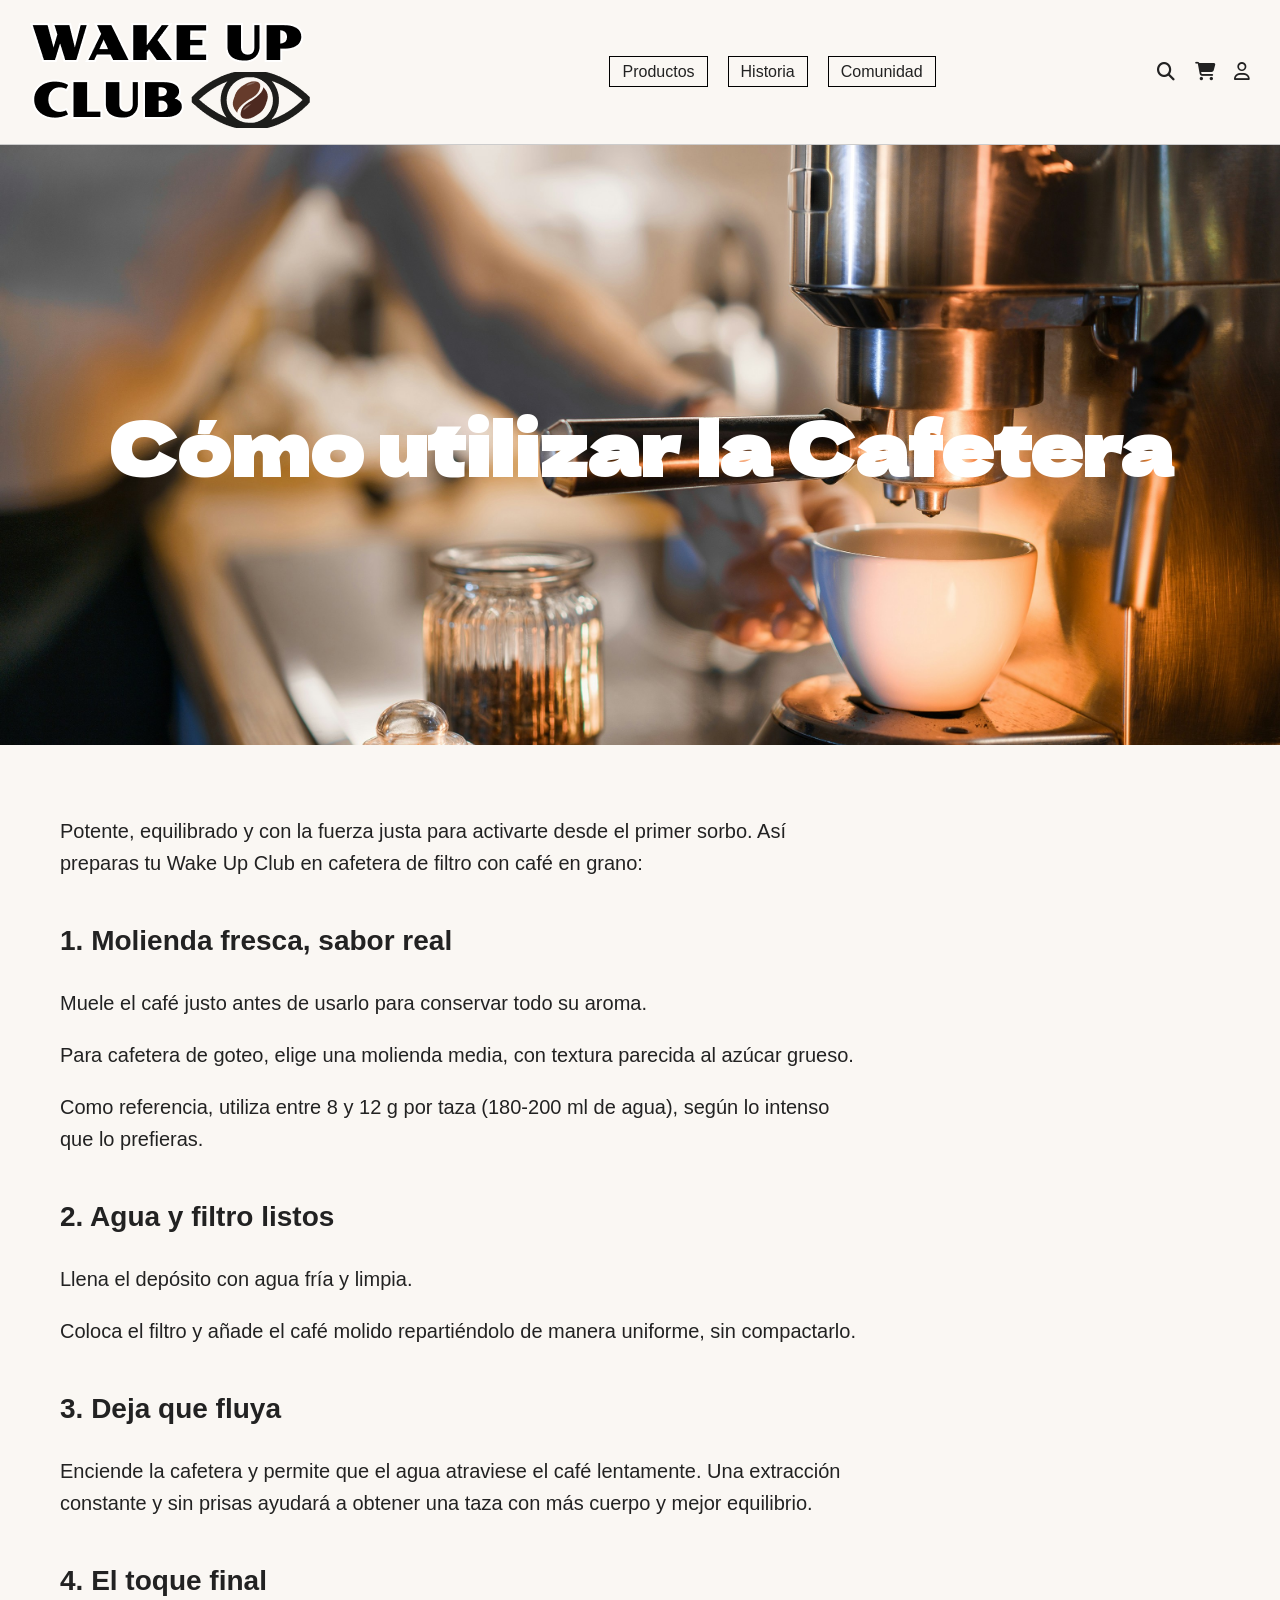
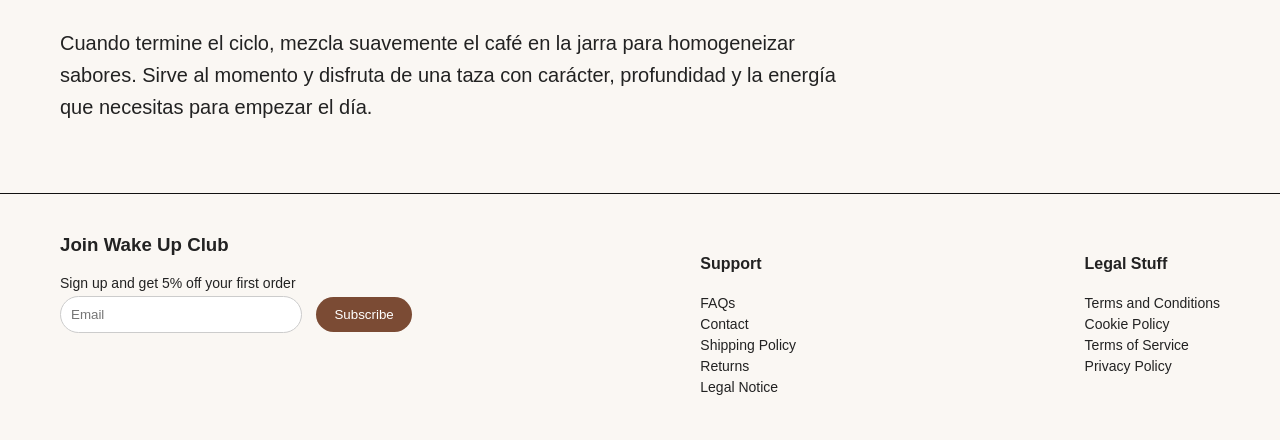
<file: Cafetera.html>
<!DOCTYPE html>
<html lang="en">
<head>
    <meta charset="UTF-8">
    <meta name="viewport" content="width=device-width, initial-scale=1.0">
    <link rel="stylesheet" href="https://cdnjs.cloudflare.com/ajax/libs/font-awesome/6.5.0/css/all.min.css">
    <title>Wake Up Club - Cafetera</title>
    <link rel="stylesheet" href="css/comoutilizar.css">
    <link href="https://fonts.googleapis.com/css2?family=Dela+Gothic+One&display=swap" rel="stylesheet">
</head>
<body>
    <header>
            <img src="img/Logo.png" alt="">
             <nav>
                <ul>
                    <li><a href="productos.html">Productos</a></li>
                    <li><a href="Historia.html">Historia</a></li>
                    <li><a href="Comunidad.html">Comunidad</a></li>
                </ul>
            </nav>
            <div>
                <a href="#"><i class="fa-solid fa-magnifying-glass"></i></a>
                <a href="#"><i class="fa-solid fa-cart-shopping"></i></a>
                <a href="Perfil.html"><i class="fa-regular fa-user"></i></a>
            </div>
    </header>

                            <section id="cafetera">
                                    <h1>Cómo utilizar la Cafetera</h1>
                            </section>

<main>
    <section>
        <p>
            Potente, equilibrado y con la fuerza justa para activarte desde el primer sorbo. Así preparas tu Wake Up Club en cafetera de filtro con café en grano:
        </p>

        <h2>1. Molienda fresca, sabor real</h2>
        <p>Muele el café justo antes de usarlo para conservar todo su aroma.</p>
        <p>
            Para cafetera de goteo, elige una molienda media, con textura parecida al azúcar grueso.
        </p>
        <p>
             Como referencia, utiliza entre 8 y 12 g por taza (180-200 ml de agua), según lo intenso que lo prefieras.
        </p>

        <h2>2. Agua y filtro listos</h2>
        <p>Llena el depósito con agua fría y limpia.</p>
        <p>
             Coloca el filtro y añade el café molido repartiéndolo de manera uniforme, sin compactarlo.
        </p>

        <h2>3. Deja que fluya</h2>
        <p>
            Enciende la cafetera y permite que el agua atraviese el café lentamente.
            Una extracción constante y sin prisas ayudará a obtener una taza con más cuerpo y mejor equilibrio.

        </p>

        <h2>4. El toque final</h2>
        <p>
            Cuando termine el ciclo, mezcla suavemente el café en la jarra para homogeneizar sabores.
            Sirve al momento y disfruta de una taza con carácter, profundidad y la energía que necesitas para empezar el día.
        </p>
    </section>

</main>

 <footer>
        <section>
            <h3>Join Wake Up Club</h3>
            <p>Sign up and get 5% off your first order</p>
            <input type="email" placeholder="Email">
            <button>Subscribe</button>
        </section>

        <section>
            <h4>Support</h4>
            <p>FAQs</p>
            <p>Contact</p>
            <p>Shipping Policy</p>
            <p>Returns</p>
            <p>Legal Notice</p>
        </section>

        <section>
            <h4>Legal Stuff</h4>
            <p>Terms and Conditions</p>
            <p>Cookie Policy</p>
            <p>Terms of Service</p>
            <p>Privacy Policy</p>
        </section>
</footer>
    
</body>
</html>
</file>
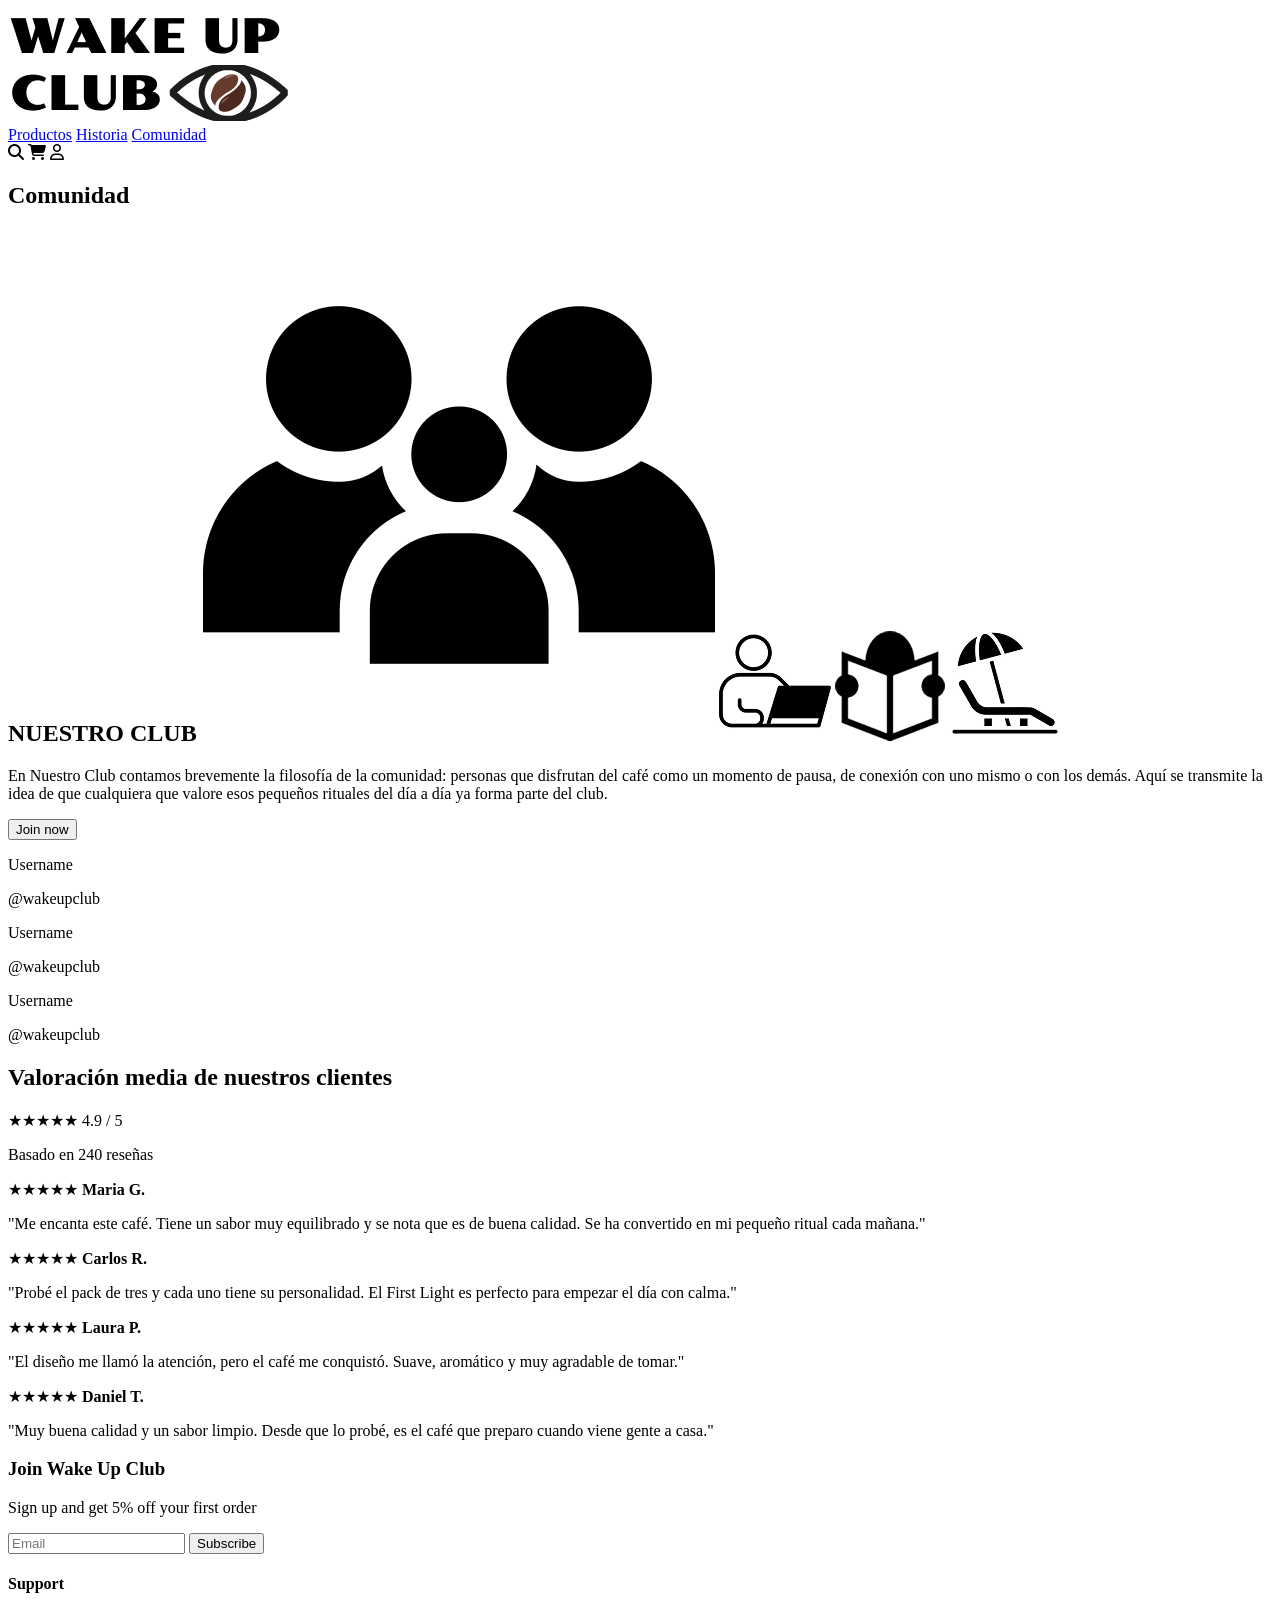
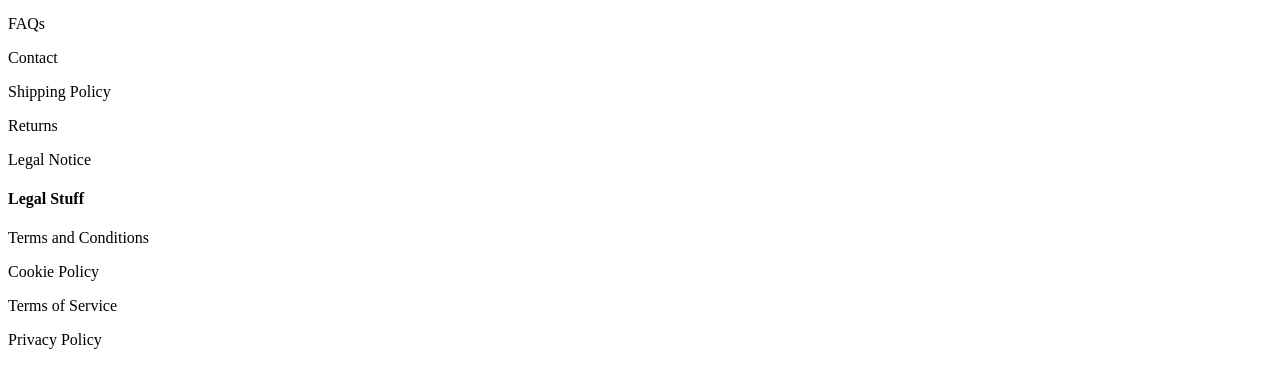
<file: Comunidad.html>
<!DOCTYPE html>
<html lang="en">
<head>
    <meta charset="UTF-8">
    <meta name="viewport" content="width=device-width, initial-scale=1.0">
    <link rel="stylesheet" href="https://cdnjs.cloudflare.com/ajax/libs/font-awesome/6.5.0/css/all.min.css">
    <title>Wake Up Club - Comunidad</title>
    <link href="https://fonts.googleapis.com/css2?family=Dela+Gothic+One&display=swap" rel="stylesheet">
</head>
<body>
    
    <header>
        <img src="img/Logo.png" alt="">
        <nav>
             <a href="productos.html">Productos</a>
                    <a href="Historia.html">Historia</a>
                    <a href="Comunidad.html">Comunidad</a>
        </nav>

        <div class="icons">
            <i class="fa-solid fa-magnifying-glass"></i>
            <i class="fa-solid fa-cart-shopping"></i>
            <i class="fa-regular fa-user"></i>
        </div>
    </header>

<main>

    <section>
        <h1>Comunidad</h1>
    </section>

    <section>
        <h2>NUESTRO CLUB
            <img src="img/control-parental.png" alt=""><img src="img/ordenador.png" alt=""><img src="img/leer.png" alt=""><img src="img/sobrilla.png" alt="">
        </h2>
        <p>
            En Nuestro Club contamos brevemente la filosofía de la comunidad: personas que disfrutan del café como un momento de pausa, de conexión con uno mismo o con los demás. Aquí se transmite la idea de que cualquiera que valore esos pequeños rituales del día a día ya forma parte del club.
        </p>
        <button>Join now</button>
    </section>

    <section>
        <div>
            <p>Username</p>
            <p>@wakeupclub</p>
        </div>

        <div>
            <p>Username</p>
            <p>@wakeupclub</p>
        </div>

        <div>
            <p>Username</p>
            <p>@wakeupclub</p>
        </div>
    </section>

    <section>
        <h2>Valoración media de nuestros clientes</h2>
        <p>★★★★★ 4.9 / 5</p>
        <p>Basado en 240 reseñas</p>
    </section>

    <section>
        <div>
            <p>★★★★★ <strong>Maria G.</strong></p>
            <p>
                "Me encanta este café. Tiene un sabor muy equilibrado y se nota que es de buena calidad. Se ha convertido en mi pequeño ritual cada mañana."
            </p>
        </div>

        <div>
            <p>★★★★★ <strong>Carlos R.</strong></p>
            <p>
                "Probé el pack de tres y cada uno tiene su personalidad. El First Light es perfecto para empezar el día con calma."
            </p>
        </div>

        <div>
            <p>★★★★★ <strong>Laura P.</strong></p>
            <p>
                "El diseño me llamó la atención, pero el café me conquistó. Suave, aromático y muy agradable de tomar."
            </p>
        </div>

        <div>
            <p>★★★★★ <strong>Daniel T.</strong></p>
            <p>
                "Muy buena calidad y un sabor limpio. Desde que lo probé, es el café que preparo cuando viene gente a casa."
            </p>
        </div>
    </section>

</main>

<footer>
    <section>
        <h3>Join Wake Up Club</h3>
        <p>Sign up and get 5% off your first order</p>
        <input type="email" placeholder="Email">
        <button>Subscribe</button>
    </section>

    <section>
        <h4>Support</h4>
        <p>FAQs</p>
        <p>Contact</p>
        <p>Shipping Policy</p>
        <p>Returns</p>
        <p>Legal Notice</p>
    </section>

    <section>
        <h4>Legal Stuff</h4>
        <p>Terms and Conditions</p>
        <p>Cookie Policy</p>
        <p>Terms of Service</p>
        <p>Privacy Policy</p>
    </section>
</footer>
</body>
</html>
</file>
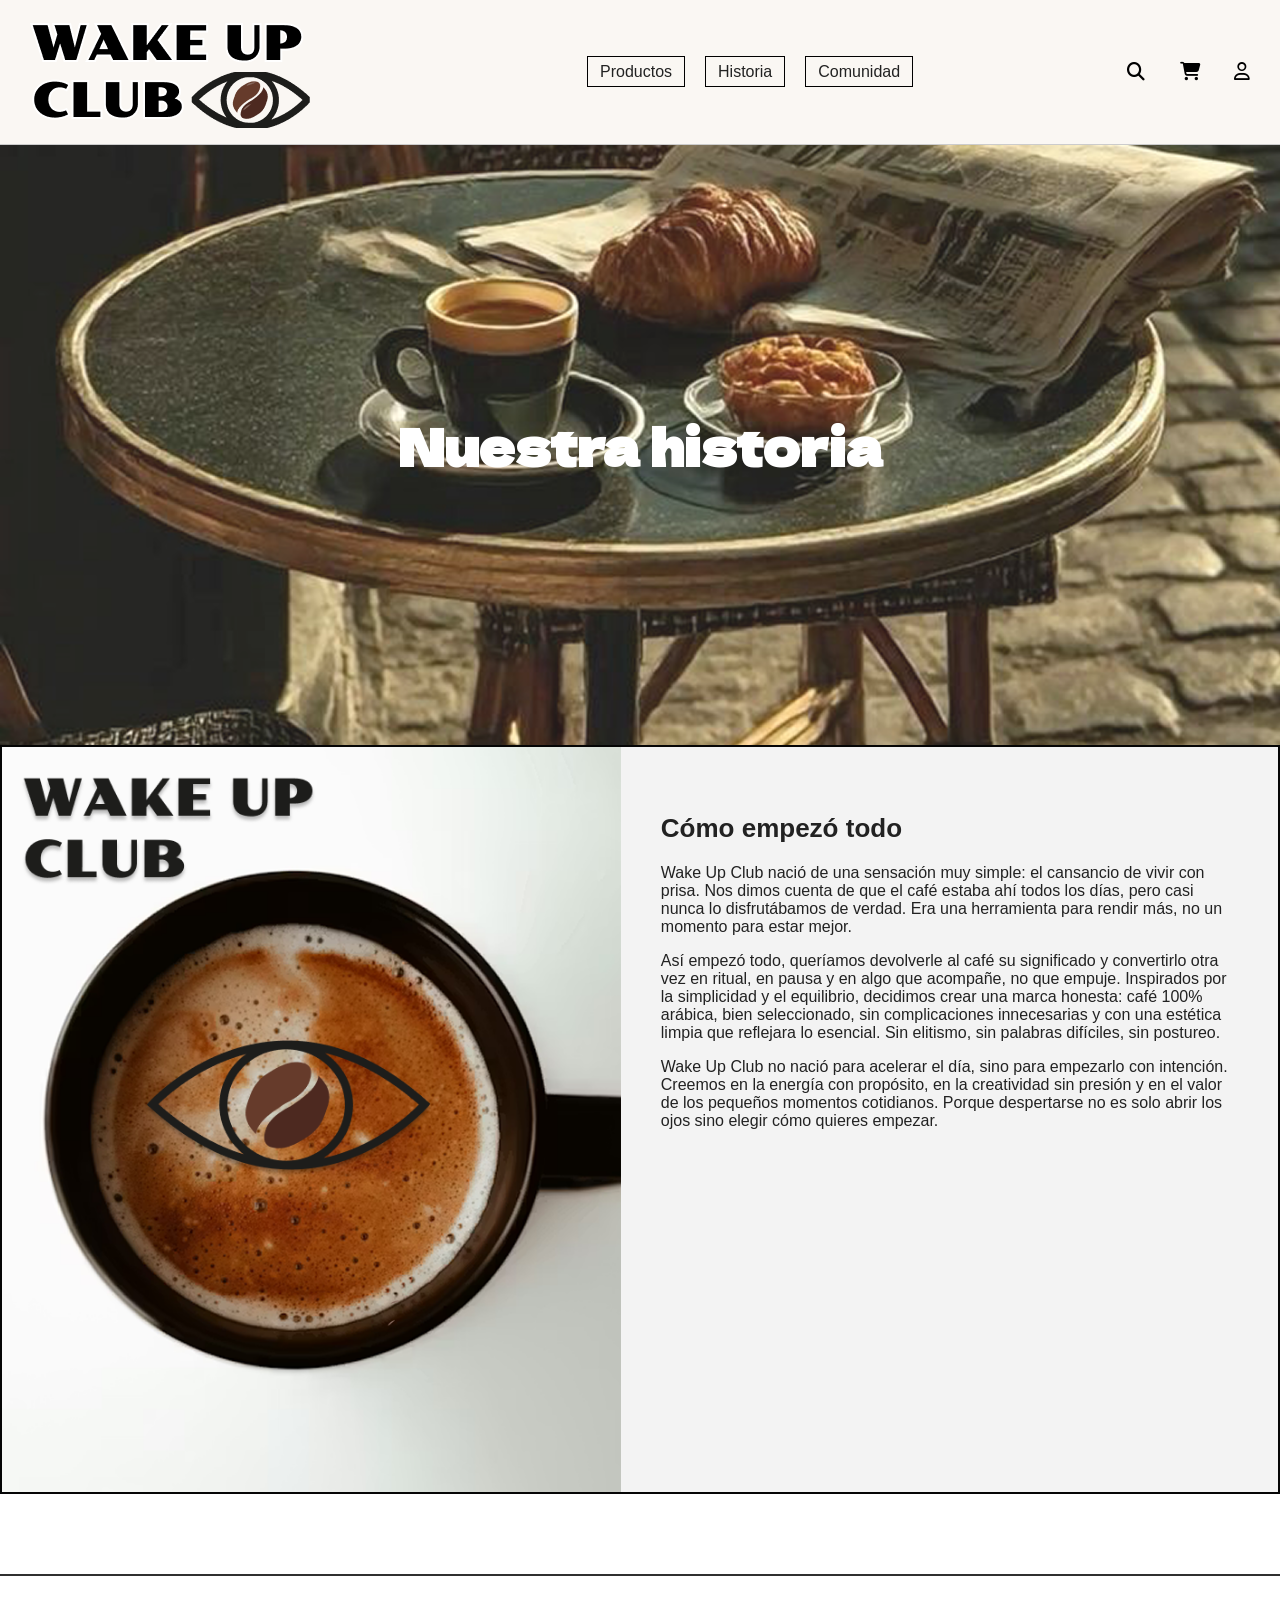
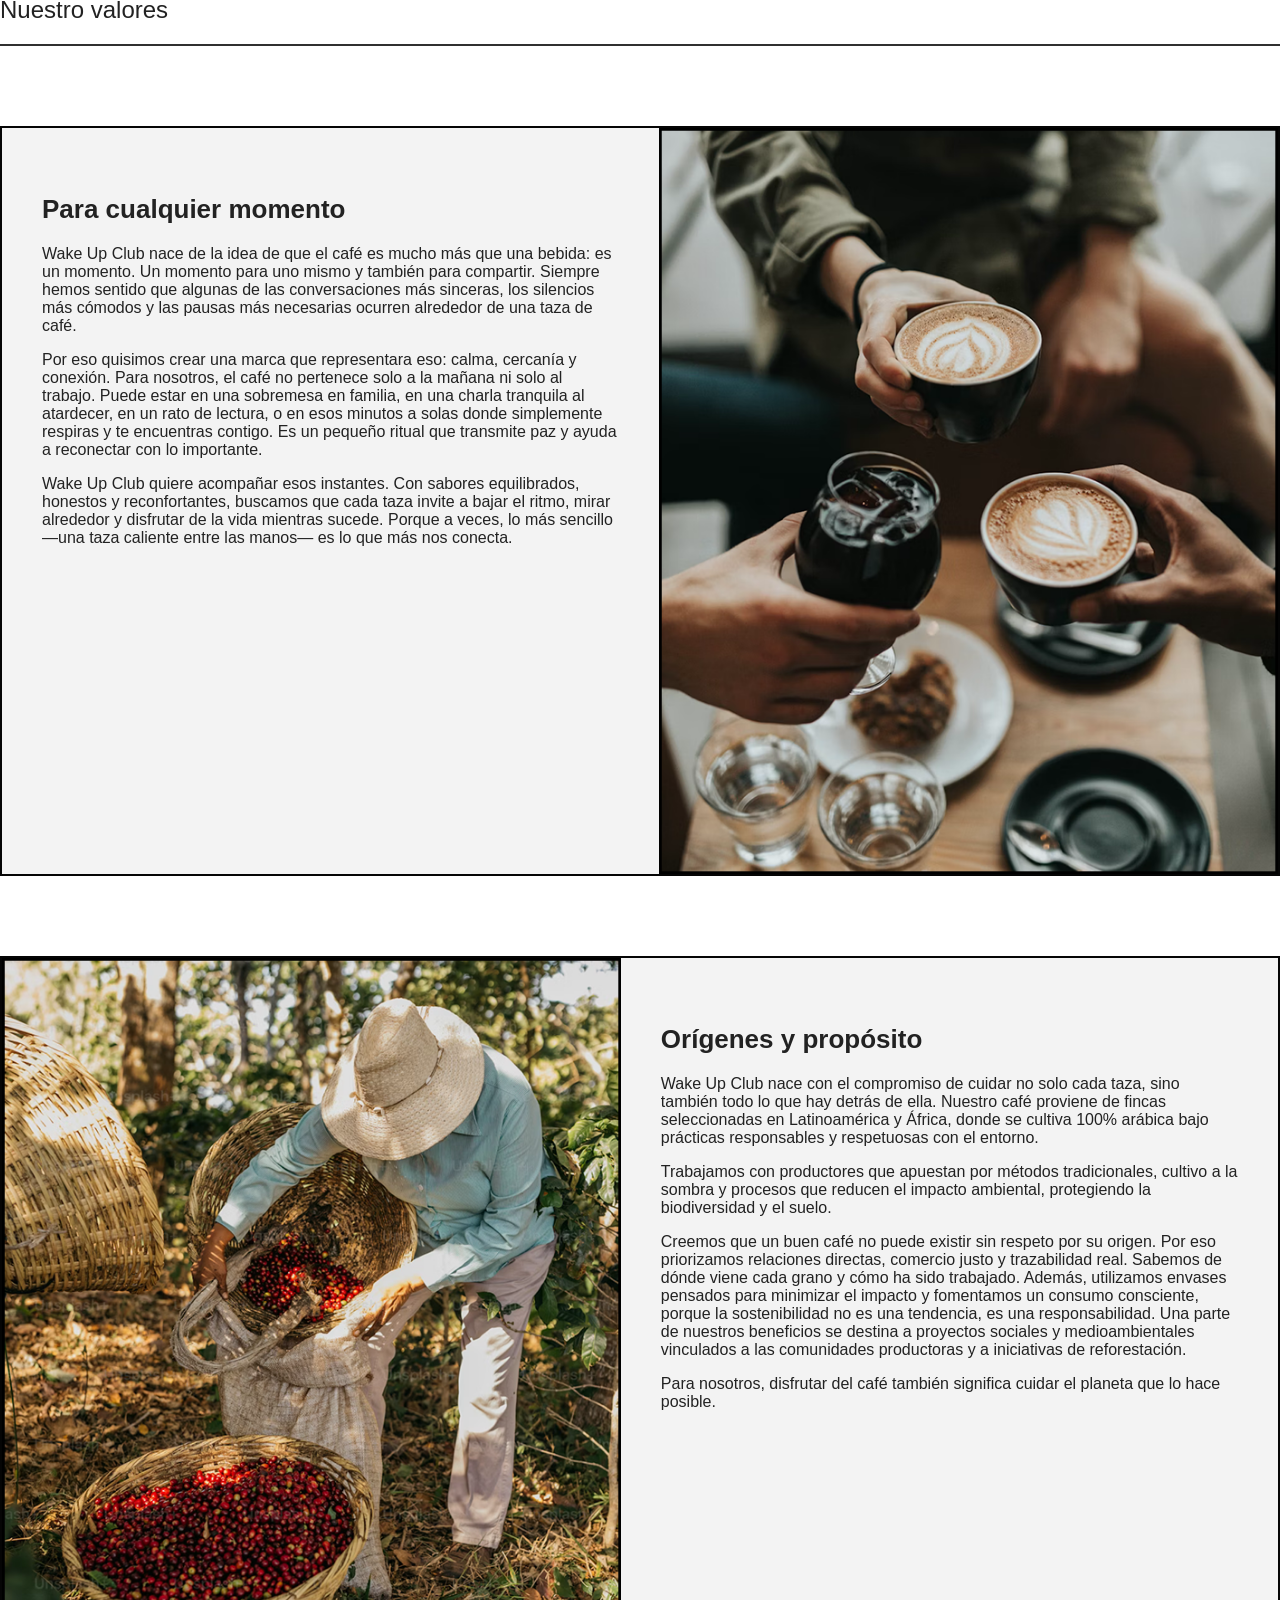
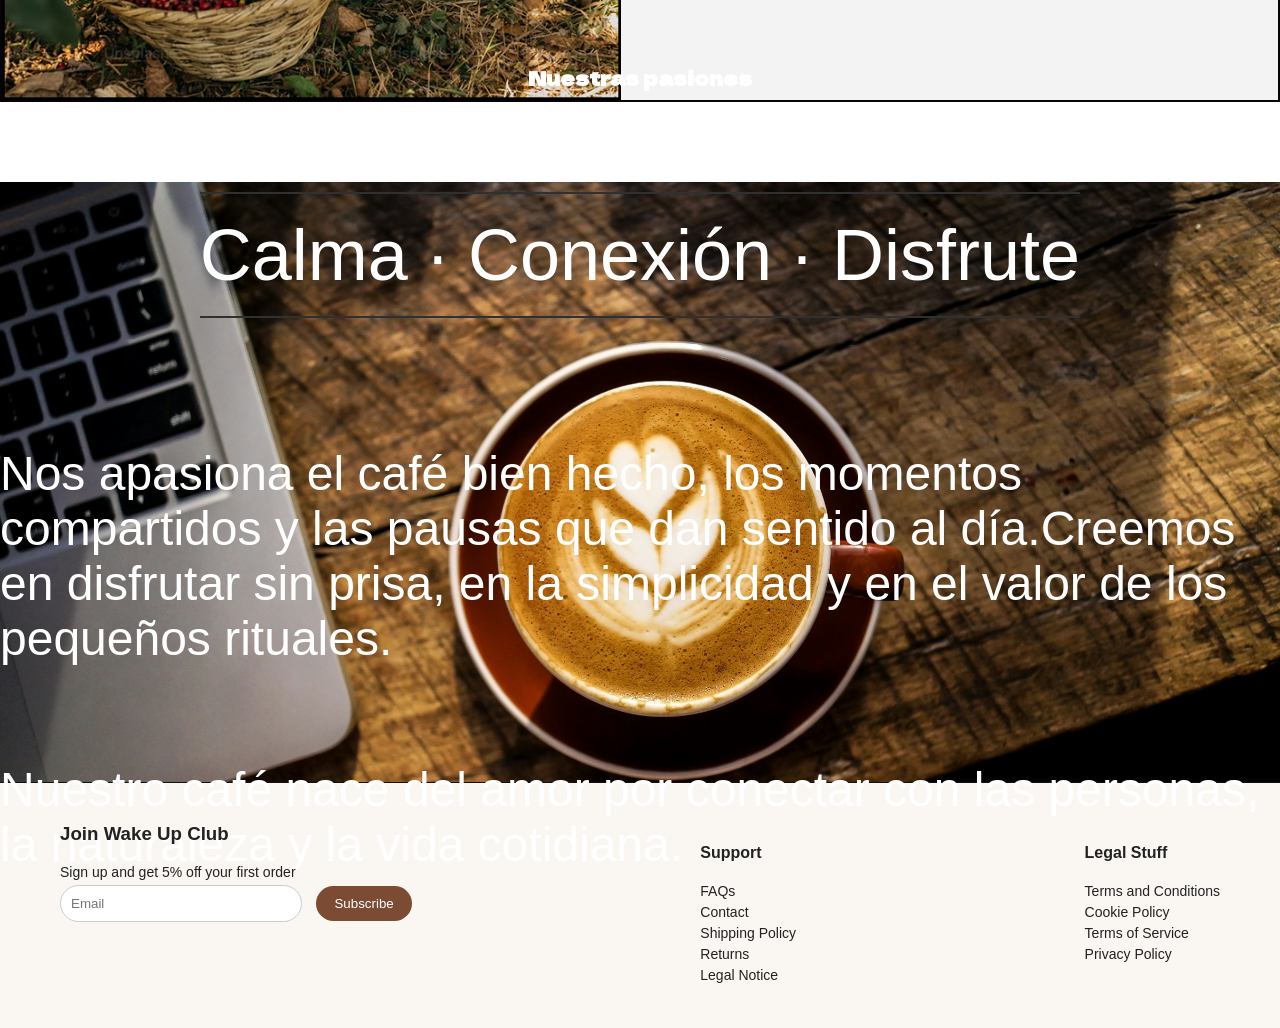
<file: Historia.html>
<!DOCTYPE html>
<html lang="en">
<head>
    <meta charset="UTF-8">
    <meta name="viewport" content="width=device-width, initial-scale=1.0">
    <link rel="stylesheet" href="https://cdnjs.cloudflare.com/ajax/libs/font-awesome/6.5.0/css/all.min.css">
    <title>Wake Up Club - Historia</title>
    <link rel="stylesheet" href="css/historia.css">
    <link href="https://fonts.googleapis.com/css2?family=Dela+Gothic+One&display=swap" rel="stylesheet">
</head>
<body>
        <header>
                    <img src="img/Logo.png" alt="">
                <nav>
                    <ul>
                        <li><a href="productos.html">Productos</a></li>
                        <li><a href="Historia.html">Historia</a></li>
                        <li><a href="Comunidad.html">Comunidad</a></li>
                    </ul>
                </nav>
            <div>
                <a href="#"><i class="fa-solid fa-magnifying-glass"></i></a>
                <a href="#"><i class="fa-solid fa-cart-shopping"></i></a>
                <a href="Perfil.html"><i class="fa-regular fa-user"></i></a>
            </div>
        </header>

                            <section id="historia">
                                <h1>Nuestra historia</h1>
                            </section>

<main>
        <section class="comoempezo">

            <div class="imagen">
                <img src="img/comoempezó.png" alt="">
            </div>

            <div class="texto"><h3>Cómo empezó todo</h3>
                <p>
                    Wake Up Club nació de una sensación muy simple: el cansancio de vivir con prisa.
                    Nos dimos cuenta de que el café estaba ahí todos los días, pero casi nunca lo disfrutábamos de verdad. Era una herramienta para rendir más, no un momento para estar mejor.
                </p>
                <p>
                Así empezó todo, queríamos devolverle al café su significado y convertirlo otra vez en ritual, en pausa y en algo que acompañe, no que empuje.
                    Inspirados por la simplicidad y el equilibrio, decidimos crear una marca honesta: café 100% arábica, bien seleccionado, sin complicaciones innecesarias y con una estética limpia que reflejara lo esencial. Sin elitismo, sin palabras difíciles, sin postureo.
                </p>
                <p>
                    Wake Up Club no nació para acelerar el día, sino para empezarlo con intención. Creemos en la energía con propósito, en la creatividad sin presión y en el valor de los pequeños momentos cotidianos. Porque despertarse no es solo abrir los ojos sino elegir cómo quieres empezar.
                </p>
            </div>

        </section>

                                <section>
                                    <h2>Nuestro valores</h2>
                                </section>

        <section class="momento">

            <div class="texto"><h3>Para cualquier momento</h3>
                <p>
                Wake Up Club nace de la idea de que el café es mucho más que una bebida: es un momento. Un momento para uno mismo y también para compartir.
                Siempre hemos sentido que algunas de las conversaciones más sinceras, los silencios más cómodos y las pausas más necesarias ocurren alrededor de una taza de café.
            </p>
            <p>
                Por eso quisimos crear una marca que representara eso: calma, cercanía y conexión.
                Para nosotros, el café no pertenece solo a la mañana ni solo al trabajo. Puede estar en una sobremesa en familia, en una charla tranquila al atardecer, en un rato de lectura, o en esos minutos a solas donde simplemente respiras y te encuentras contigo. Es un pequeño ritual que transmite paz y ayuda a reconectar con lo importante.
            </p>
            <p>
                Wake Up Club quiere acompañar esos instantes. Con sabores equilibrados, honestos y reconfortantes, buscamos que cada taza invite a bajar el ritmo, mirar alrededor y disfrutar de la vida mientras sucede.
                Porque a veces, lo más sencillo —una taza caliente entre las manos— es lo que más nos conecta.
            </p>
            </div>

            <div class="imagen">
                <img src="img/momento.png" alt="">
            </div>

        </section>

        <section class="origenes-propositos">

            <div class="imagen">
                <img src="img/origen-proposito.png" alt="">
            </div>

            <div class="texto"><h3>Orígenes y propósito</h3>
               <p>
                Wake Up Club nace con el compromiso de cuidar no solo cada taza, sino también todo lo que hay detrás de ella. Nuestro café proviene de fincas seleccionadas en Latinoamérica y África, donde se cultiva 100% arábica bajo prácticas responsables y respetuosas con el entorno.
            </p>
            <p>
                Trabajamos con productores que apuestan por métodos tradicionales, cultivo a la sombra y procesos que reducen el impacto ambiental, protegiendo la biodiversidad y el suelo.
            </p>
            <p>
                Creemos que un buen café no puede existir sin respeto por su origen. Por eso priorizamos relaciones directas, comercio justo y trazabilidad real. Sabemos de dónde viene cada grano y cómo ha sido trabajado.
                Además, utilizamos envases pensados para minimizar el impacto y fomentamos un consumo consciente, porque la sostenibilidad no es una tendencia, es una responsabilidad. Una parte de nuestros beneficios se destina a proyectos sociales y medioambientales vinculados a las comunidades productoras y a iniciativas de reforestación.
            </p>
            <p>
                Para nosotros, disfrutar del café también significa cuidar el planeta que lo hace posible.
            </p>
            </div>

        </section>
    

        <section id="nuestras-pasiones">
                     <h3>Nuestras pasiones</h3>
                        <h2>Calma · Conexión · Disfrute</h2>
            <p>
                Nos apasiona el café bien hecho, los momentos compartidos y las pausas que dan sentido al día.Creemos en disfrutar sin prisa, en la simplicidad y en el valor de los pequeños rituales.
            </p>
            <p>
            Nuestro café nace del amor por conectar con las personas, la naturaleza y la vida cotidiana.
            </p>
        </section>
</main>

    <footer>
        <section>
            <h3>Join Wake Up Club</h3>
            <p>Sign up and get 5% off your first order</p>
            <input type="email" placeholder="Email">
            <button>Subscribe</button>
        </section>

        <section>
            <h4>Support</h4>
            <p>FAQs</p>
            <p>Contact</p>
            <p>Shipping Policy</p>
            <p>Returns</p>
            <p>Legal Notice</p>
        </section>

        <section>
            <h4>Legal Stuff</h4>
            <p>Terms and Conditions</p>
            <p>Cookie Policy</p>
            <p>Terms of Service</p>
            <p>Privacy Policy</p>
        </section>
</footer>
</body>
</html>
</file>
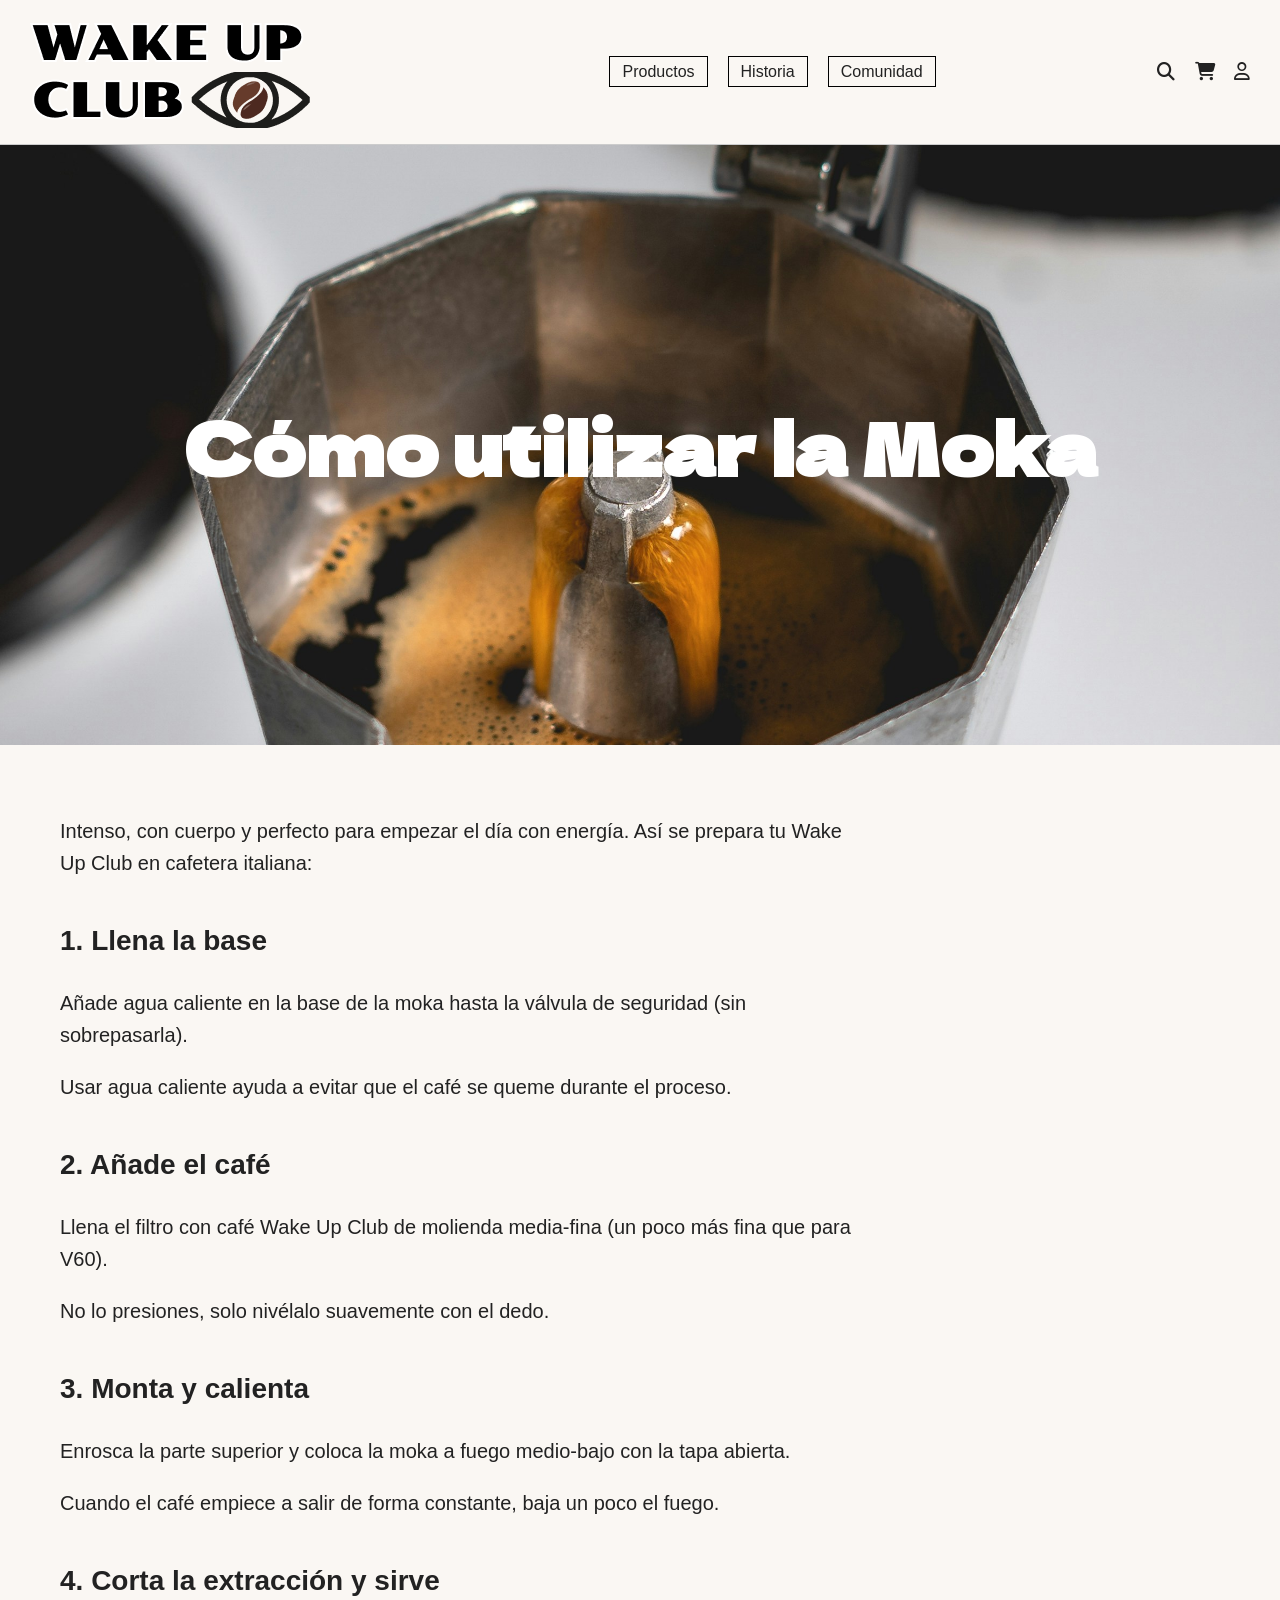
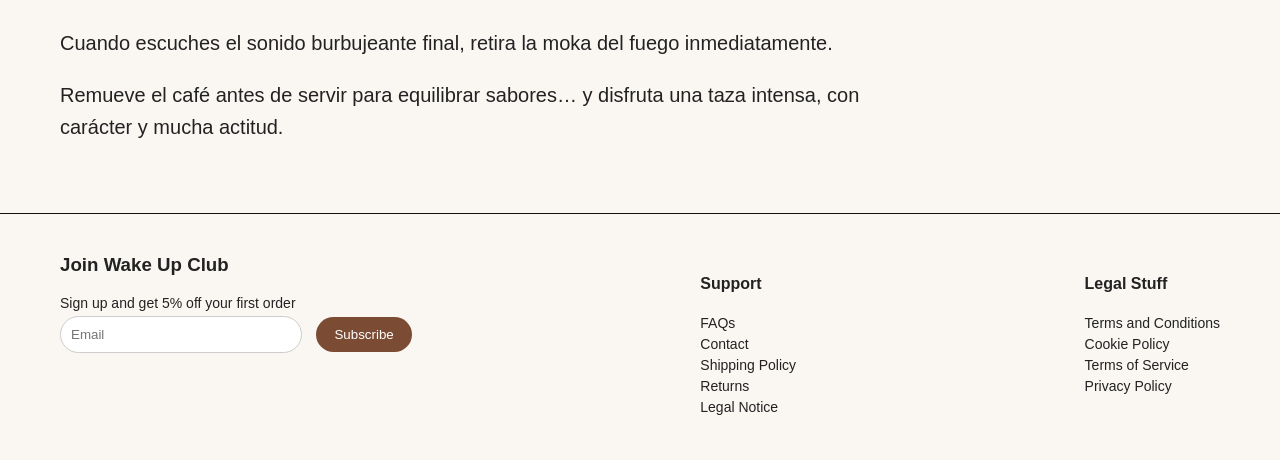
<file: Moka.html>
<!DOCTYPE html>
<html lang="en">
<head>
    <meta charset="UTF-8">
    <meta name="viewport" content="width=device-width, initial-scale=1.0">
    <link rel="stylesheet" href="https://cdnjs.cloudflare.com/ajax/libs/font-awesome/6.5.0/css/all.min.css">
    <title>Wake Up Club - Moka</title>
    <link rel="stylesheet" href="css/comoutilizar.css">
    <link href="https://fonts.googleapis.com/css2?family=Dela+Gothic+One&display=swap" rel="stylesheet">
</head>
<body>
        <header>
            <img src="img/Logo.png" alt="">
            <nav>
                <ul>
                    <li><a href="productos.html">Productos</a></li>
                    <li><a href="Historia.html">Historia</a></li>
                    <li><a href="Comunidad.html">Comunidad</a></li>
                </ul>
            </nav>
    <div>
        <a href="#"><i class="fa-solid fa-magnifying-glass"></i></a>
        <a href="#"><i class="fa-solid fa-cart-shopping"></i></a>
        <a href="Perfil.html"><i class="fa-regular fa-user"></i></a>
    </div>
    
</header>

                            <section id="moka">
                                    <h1>Cómo utilizar la Moka</h1>
                            </section>

<main>

    <section>
        <p>
            Intenso, con cuerpo y perfecto para empezar el día con energía. Así se prepara tu Wake Up Club en cafetera italiana:
        </p>

        <h2>1. Llena la base</h2>
        <p>Añade agua caliente en la base de la moka hasta la válvula de seguridad (sin sobrepasarla).</p>
        <p>
            Usar agua caliente ayuda a evitar que el café se queme durante el proceso.
        </p>

        <h2>2. Añade el café</h2>
        <p>Llena el filtro con café Wake Up Club de molienda media-fina (un poco más fina que para V60).</p>
        <p>
            No lo presiones, solo nivélalo suavemente con el dedo.
        </p>

        <h2>3. Monta y calienta</h2>
        <p>Enrosca la parte superior y coloca la moka a fuego medio-bajo con la tapa abierta.
        </p>
        <p>Cuando el café empiece a salir de forma constante, baja un poco el fuego.
        </p>

        <h2>4. Corta la extracción y sirve</h2>
        <p>Cuando escuches el sonido burbujeante final, retira la moka del fuego inmediatamente.
        </p>
        <p>Remueve el café antes de servir para equilibrar sabores… y disfruta una taza intensa, con carácter y mucha actitud.
        </p>
    </section>

</main>

 <footer>
        <section>
            <h3>Join Wake Up Club</h3>
            <p>Sign up and get 5% off your first order</p>
            <input type="email" placeholder="Email">
            <button>Subscribe</button>
        </section>

        <section>
            <h4>Support</h4>
            <p>FAQs</p>
            <p>Contact</p>
            <p>Shipping Policy</p>
            <p>Returns</p>
            <p>Legal Notice</p>
        </section>

        <section>
            <h4>Legal Stuff</h4>
            <p>Terms and Conditions</p>
            <p>Cookie Policy</p>
            <p>Terms of Service</p>
            <p>Privacy Policy</p>
        </section>
</footer>
    
</body>
</html>
</file>
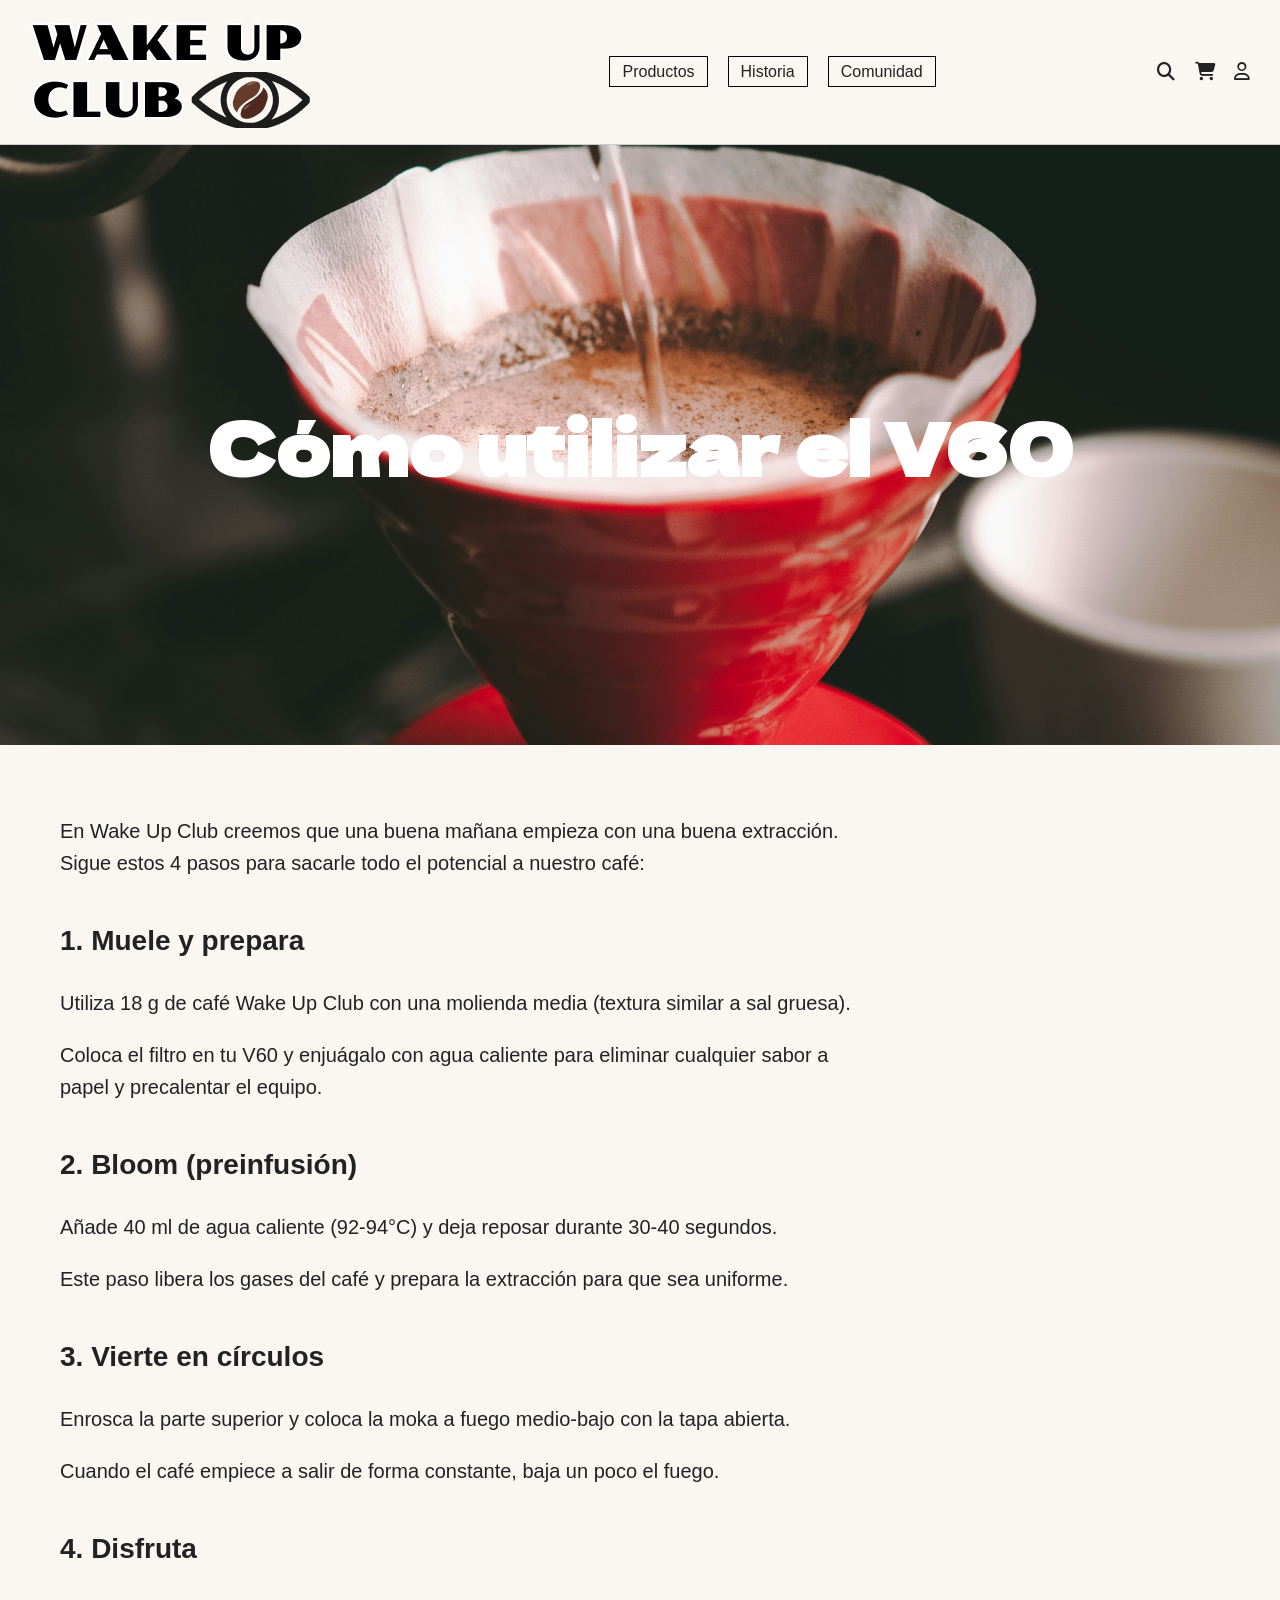
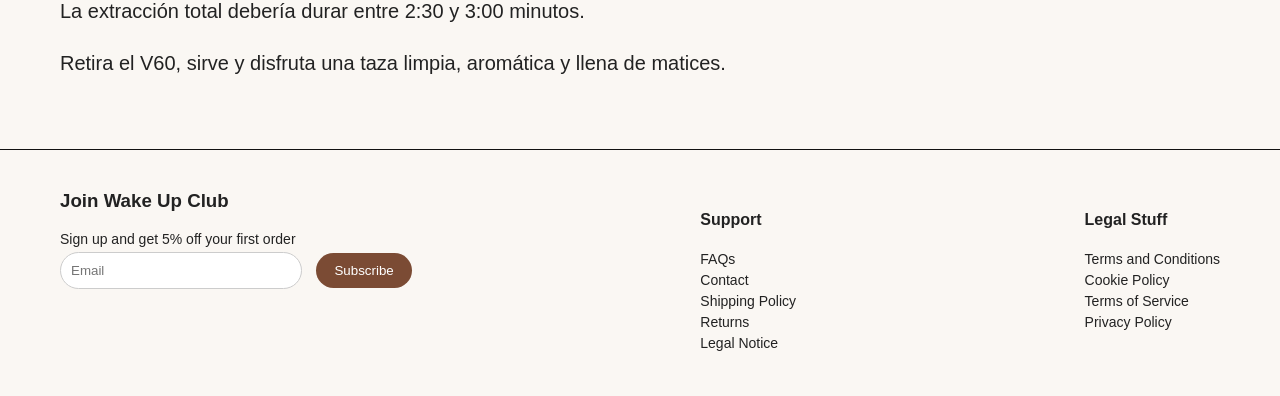
<file: V60.html>
<!DOCTYPE html>
<html lang="en">
<head>
    <meta charset="UTF-8">
    <meta name="viewport" content="width=device-width, initial-scale=1.0">
    <link rel="stylesheet" href="https://cdnjs.cloudflare.com/ajax/libs/font-awesome/6.5.0/css/all.min.css">
    <title>Wake Up Club - V60</title>
    <link rel="stylesheet" href="css/comoutilizar.css">
    <link href="https://fonts.googleapis.com/css2?family=Dela+Gothic+One&display=swap" rel="stylesheet">
</head>
<body>
        <header>
            <img src="img/Logo.png" alt="">
            <nav>
                <ul>
                    <li><a href="productos.html">Productos</a></li>
                    <li><a href="Historia.html">Historia</a></li>
                    <li><a href="Comunidad.html">Comunidad</a></li>
                </ul>
            </nav>
    <div>
        <a href="#"><i class="fa-solid fa-magnifying-glass"></i></a>
        <a href="#"><i class="fa-solid fa-cart-shopping"></i></a>
        <a href="Perfil.html"><i class="fa-regular fa-user"></i></a>
    </div>
        </header>

                            <section id="v60">
                                    <h1>Cómo utilizar el V60</h1>
                            </section>

<main>
       
        <section id="instrucciones">
            <p>
                En Wake Up Club creemos que una buena mañana empieza con una buena extracción. Sigue estos 4 pasos para sacarle todo el potencial a nuestro café:
            </p>

            <h2>1. Muele y prepara</h2>
            <p>Utiliza 18 g de café Wake Up Club con una molienda media (textura similar a sal gruesa).</p>
            <p>
            Coloca el filtro en tu V60 y enjuágalo con agua caliente para eliminar cualquier sabor a papel y precalentar el equipo.
            </p>

            <h2>2. Bloom (preinfusión)</h2>
            <p>Añade 40 ml de agua caliente (92-94°C) y deja reposar durante 30-40 segundos.</p>
            <p>
                Este paso libera los gases del café y prepara la extracción para que sea uniforme.
            </p>

            <h2>3. Vierte en círculos</h2>
            <p>Enrosca la parte superior y coloca la moka a fuego medio-bajo con la tapa abierta.
            </p>
            <p>Cuando el café empiece a salir de forma constante, baja un poco el fuego.
            </p>

            <h2>4. Disfruta</h2>
            <p>La extracción total debería durar entre 2:30 y 3:00 minutos.
            </p>
            <p>Retira el V60, sirve y disfruta una taza limpia, aromática y llena de matices.
        </section>

</main>

<!-- FOOTER -->
 <footer>
        <section>
            <h3>Join Wake Up Club</h3>
            <p>Sign up and get 5% off your first order</p>
            <input type="email" placeholder="Email">
            <button>Subscribe</button>
        </section>

        <section>
            <h4>Support</h4>
            <p>FAQs</p>
            <p>Contact</p>
            <p>Shipping Policy</p>
            <p>Returns</p>
            <p>Legal Notice</p>
        </section>

        <section>
            <h4>Legal Stuff</h4>
            <p>Terms and Conditions</p>
            <p>Cookie Policy</p>
            <p>Terms of Service</p>
            <p>Privacy Policy</p>
        </section>
</footer>
    
</body>
</html>
</file>
<file: css/comoutilizar.css>
body {
  margin: 0;
  font-family: Arial, Helvetica, sans-serif;
  color: #222;
}

/* HEADER */
header {
  display: flex;
  justify-content: space-between;
  align-items: center;
  padding: 15px 30px;
  background: #faf7f3;
  border-bottom: 1px solid #ccc;
}

nav ul{
display: flex;
gap: 20px;
list-style: none;
line-height: normal;
}

nav a{
  text-decoration: none;
  color: #222;
  border: 1px solid black;
padding: 6px 12px;
background-color: #faf7f3;
}

div a{
  margin-left: 15px;
  color: #222;
  font-size: 18px;
}

#v60{
 background-image: url(../img/v60.jpg);
 height: 600px;
  font-size: 48px;
  background-size: cover;
  background-position: center 37%;
  display: flex;
  flex-direction: column;
  justify-content: center;
  align-items: center;
  color: white;
}

h1{
  font-family: "Dela Gothic One", sans-serif;
}

#moka{
 background-image: url(../img/moka.jpg);
 height: 600px;
  font-size: 48px;
  background-size: cover;
  background-position: center 35%;
  display: flex;
  flex-direction: column;
  justify-content: center;
  align-items: center;
  color: white;
}
#cafetera{
 background-image: url(../img/cafetera.jpg);
 height: 600px;
  font-size: 48px;
  background-size: cover;
  background-position: center 43%;
  display: flex;
  flex-direction: column;
  justify-content: center;
  align-items: center;
  color: white;
}

/* CONTENIDO */
main {
  background: #faf7f3;
  padding: 50px 60px;
  line-height: 1.6;
}

main p {
  max-width: 800px;
  font-size: 20px;
}

h2 {
  margin-top: 40px;
  font-size: 28px;
}

/* FOOTER */
footer {
  background: #FAF7F3;;
  padding: 40px 60px;
  display: flex;
  justify-content: space-between;
  flex-wrap: wrap;
  border-top: 1px solid #111111;
}

footer h3 {
  margin-top: 0;
}

footer input {
  padding: 10px;
  width: 220px;
  border-radius: 20px;
  border: 1px solid #ccc;
}

footer button {
  padding: 10px 18px;
  background: #7b4b34;
  color: white;
  border: none;
  border-radius: 20px;
  cursor: pointer;
  margin-left: 10px;
}

footer p {
  margin: 5px 0;
  font-size: 14px;
}
</file>
<file: css/historia.css>
body {
  margin: 0;
  font-family: Arial, Helvetica, sans-serif;
  color: #222;
}

/* HEADER */
header {
  display: flex;
  justify-content: space-between;
  align-items: center;
  padding: 15px 30px;
  background: #faf7f3;
  border-bottom: 1px solid #ccc;
}
header i{
    margin-left:15px;
    color:black;
    font-size:18px;
}

nav ul{
display: flex;
gap: 20px;
list-style: none;
line-height: normal;
}
nav a{
  text-decoration: none;
  color: #222;
  border: 1px solid black;
padding: 6px 12px;
background-color: #faf7f3;
}

div a{
  margin-left: 15px;
  color: #222;
  font-size: 18px;
}

#historia{
  background-image: url(../img/historia.png);
  height: 600px;
  font-size: 48px;
  background-size: cover;
  background-position: center 37%;
  display: flex;
  flex-direction: column;
  justify-content: center;
  align-items: center;
  color: white;
}
#historia h1{
  font-family: "Dela Gothic One", sans-serif;
    font-size:50px;
}
main > section h2 {
    border-top: 2px solid #303030;
    border-bottom: 2px solid #303030;
    padding: 20px 0;
    margin: 80px 0;
    font-weight: normal;
}

.comoempezo,
.momento,
.origenes-propositos {
    display: flex;
    margin-bottom: 80px;
    border: 2px solid #050505;
    background: #f3f3f3;
}
.imagen img {
    width: 100%;
    height: 100%;
    object-fit: cover;
    display: block;
}
.texto {
    width: 50%;
    padding: 40px;
}
.texto h3 {
    font-size: 26px;
    margin-bottom: 20px;
}

.texto p {
    margin-bottom: 15px;
}



#nuestras-pasiones{
  background-image: url(../img/pasiones.jpg);
  height: 600px;
  font-size: 48px;
  background-size: cover;
  background-position: center 37%;
  display: flex;
  flex-direction: column;
  justify-content: center;
  align-items: center;
  color: white;
}
#nuestras-pasiones h3{
  font-family: "Dela Gothic One", sans-serif;
    font-size:20px;
}




footer {
  background: #FAF7F3;
  padding: 40px 60px;
  display: flex;
  justify-content: space-between;
  flex-wrap: wrap;
  border-top: 1px solid #111111;
}

footer h3 {
  margin-top: 0;
}

footer input {
  padding: 10px;
  width: 220px;
  border-radius: 20px;
  border: 1px solid #ccc;
}

footer button {
  padding: 10px 18px;
  background: #7b4b34;
  color: white;
  border: none;
  border-radius: 20px;
  cursor: pointer;
  margin-left: 10px;
}

footer p {
  margin: 5px 0;
  font-size: 14px;
}
</file>
